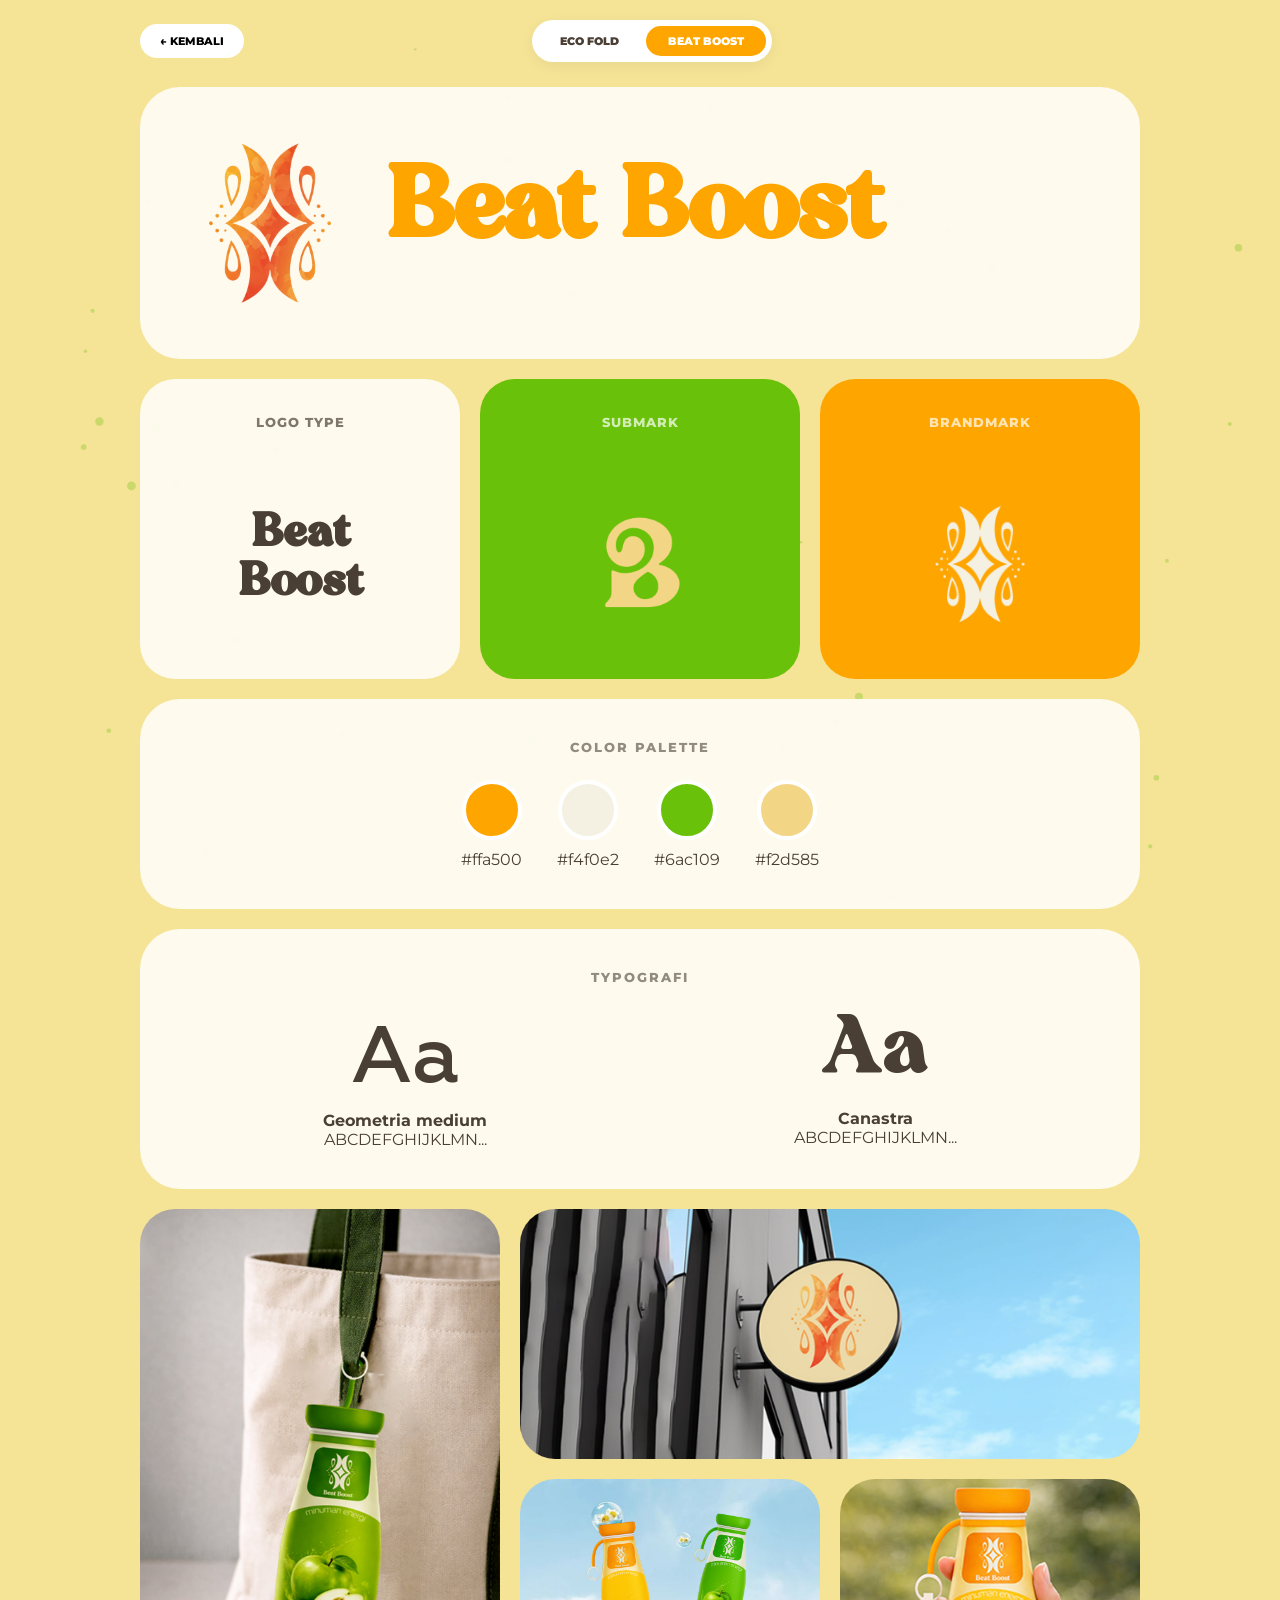
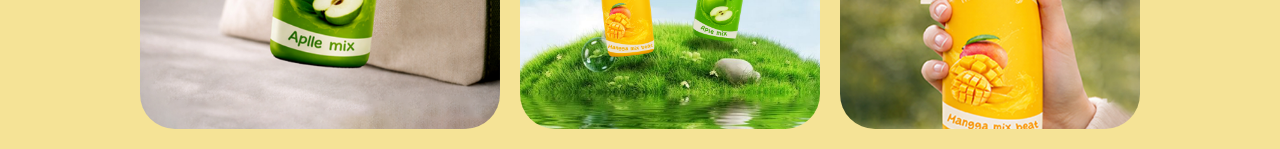
<file: minuman.html>
<!DOCTYPE html>
<html lang="id">
<head>
    <meta charset="UTF-8">
    <meta name="viewport" content="width=device-width, initial-scale=1.0">
    <title>Beat Boost - Branding Detail</title>
    <link rel="stylesheet" href="minuman.css">
    <link href="https://fonts.googleapis.com/css2?family=Montserrat:wght@400;700;900&display=swap" rel="stylesheet">
</head>
<body>
    <canvas id="bg-animation"></canvas>

    <div id="detail-overlay" class="overlay-blur" onclick="closeDetail()"></div>

    <div class="page-wrapper">
        <header class="detail-header">
            <a href="index.html" class="btn-kembali">← KEMBALI</a>
            
            <nav class="nav-pill-wrapper">
                <a href="ecofold.html" class="nav-pill-item">ECO FOLD</a>
                <a href="minuman.html" class="nav-pill-item active">BEAT BOOST</a>
            </nav>

            <div class="header-spacer"></div>
        </header>

        <section class="hero-card reveal">
            <div class="hero-logo-wrapper">
                <img src="image/logo/minuman/logo atas.png" alt="Logo Utama" class="hero-icon">
                <h1 class="main-logo-text">Beat Boost</h1>
            </div>
        </section>

        <section class="logo-grid-top">
            <div class="sub-card reveal" onclick="openDetail(this)">
                <small>LOGO TYPE</small>
                <div class="logo-type-content">
                    <h2 class="logo-type-font">Beat<br>Boost</h2>
                </div>
                <div class="brand-description">
                    <p>Typography utama menggunakan font <strong>Canastra</strong> yang dimodifikasi untuk memberikan kesan retro-modern.</p>
                </div>
            </div>

            <div class="sub-card green reveal" style="transition-delay: 0.1s;" onclick="openDetail(this)">
                <small>SUBMARK</small>
                <div class="img-container">
                    <img src="image/logo/minuman/submark.png" alt="Submark">
                </div>
                <div class="brand-description">
                    <p>Submark ini digunakan untuk elemen dekoratif kecil seperti tutup botol atau stiker merchandise.</p>
                </div>
            </div>

            <div class="sub-card orange reveal" style="transition-delay: 0.2s;" onclick="openDetail(this)">
                <small>BRANDMARK</small>
                <div class="img-container">
                    <img src="image/logo/minuman/logo mark.png" alt="Brandmark">
                </div>
                <div class="brand-description">
                    <p>Logo Mark melambangkan kesegaran yang meledak dan energi instan.</p>
                </div>
            </div>
        </section>

        <section class="palette-card reveal">
            <small class="section-label">COLOR PALETTE</small>
            <div class="colors-wrapper">
                <div class="color-item"><div class="circle" style="background: #ffa500;"></div><span>#ffa500</span></div>
                <div class="color-item"><div class="circle" style="background: #f4f0e2;"></div><span>#f4f0e2</span></div>
                <div class="color-item"><div class="circle" style="background: #6ac109;"></div><span>#6ac109</span></div>
                <div class="color-item"><div class="circle" style="background: #f2d585;"></div><span>#f2d585</span></div>
            </div>
        </section>

        <section class="typo-card reveal">
            <small class="section-label">TYPOGRAFI</small>
            <div class="typo-flex">
                <div class="typo-item font-1">
                    <div class="aa">Aa</div>
                    <div class="font-info"><strong>Geometria medium</strong><p>ABCDEFGHIJKLMN...</p></div>
                </div>
                <div class="typo-item font-2">
                    <div class="aa">Aa</div>
                    <div class="font-info"><strong>Canastra</strong><p>ABCDEFGHIJKLMN...</p></div>
                </div>
            </div>
        </section>

        <section class="mockup-grid">
            <div class="mock-item tall reveal"><img src="image/logo/minuman/mokup 1.jpg" alt="Mockup 1"></div>
            <div class="mock-item wide reveal"><img src="image/logo/minuman/mokup 2.jpg" alt="Mockup 2"></div>
            <div class="mock-item reveal"><img src="image/logo/minuman/produk kemasan.png.jpg" alt="Mockup 3"></div>
            <div class="mock-item reveal"><img src="image/logo/minuman/preview minuman.jpg" alt="Mockup 4"></div>
        </section>
    </div>

    <script src="minuman.js"></script>
</body>
</html>
</file>
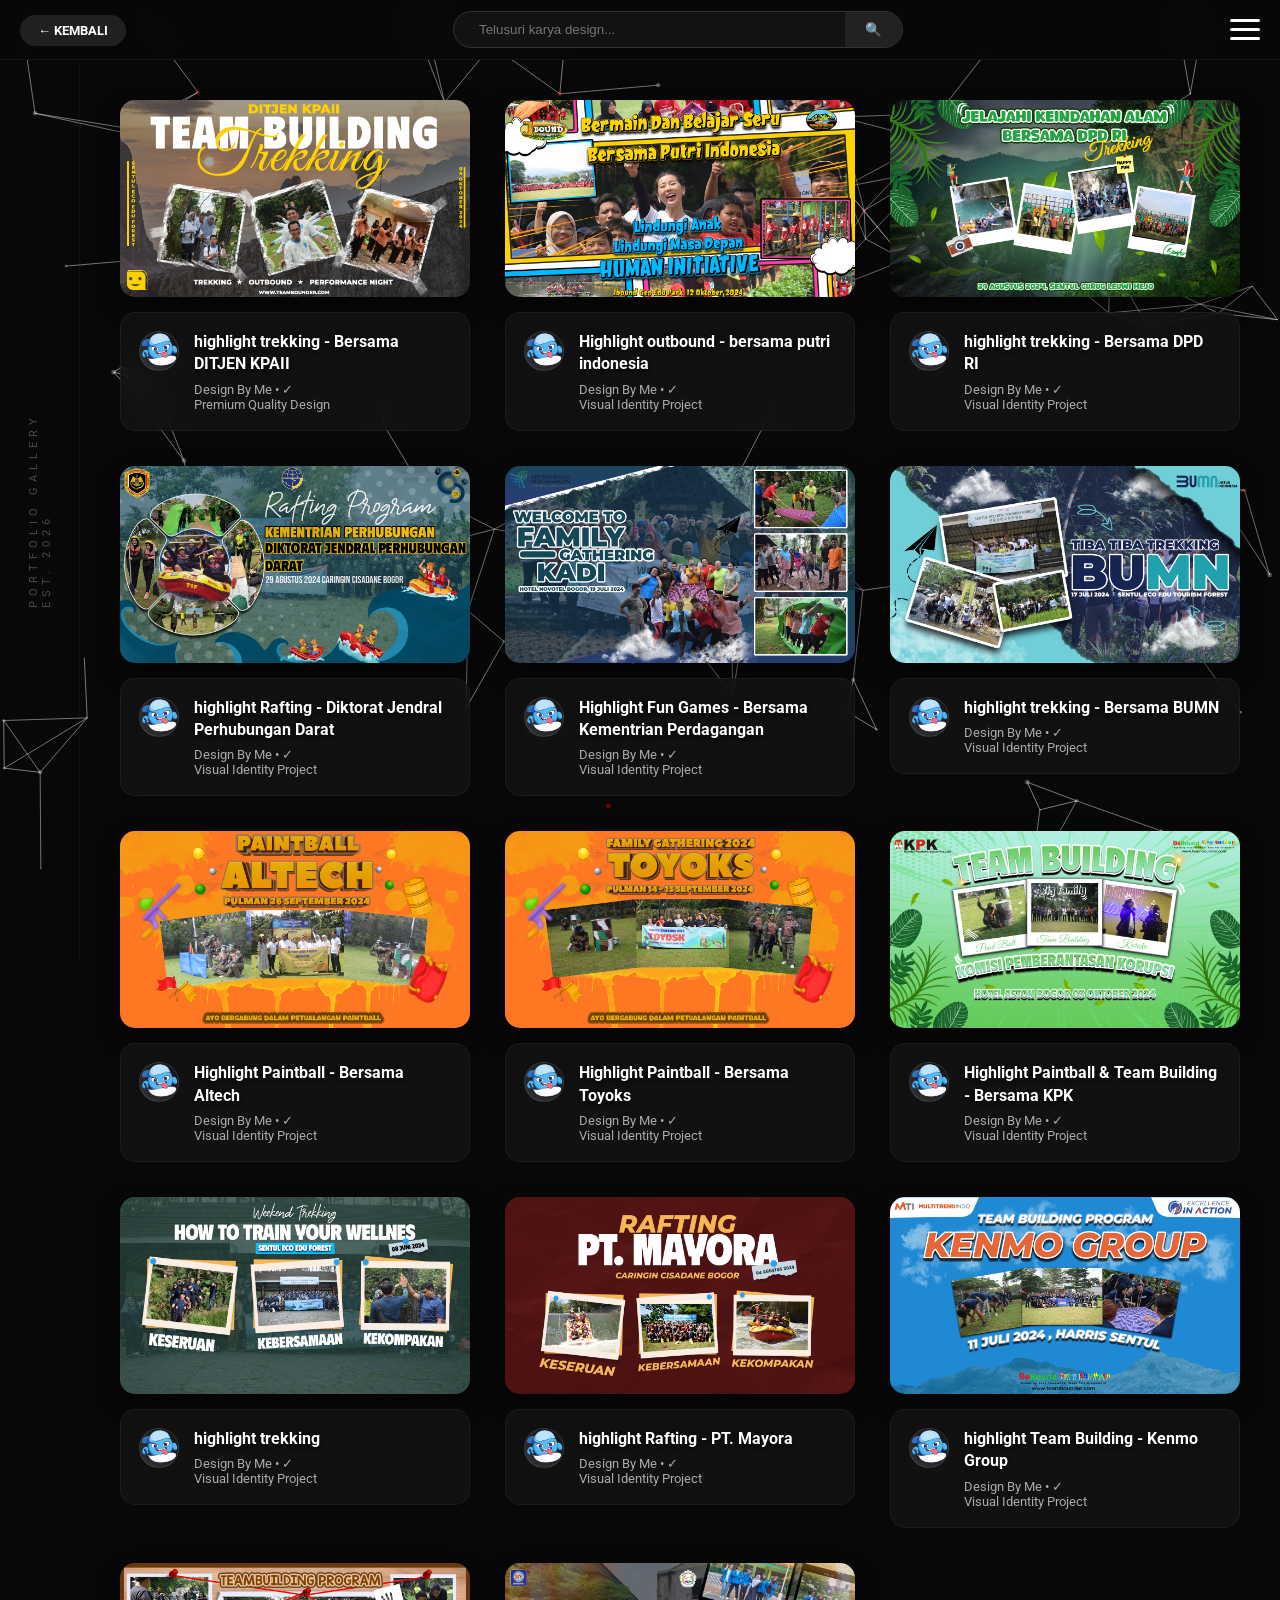
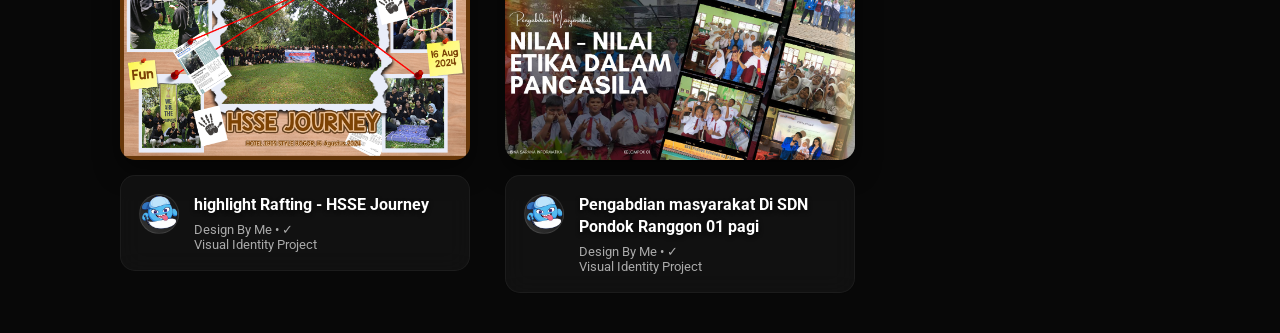
<file: youtube.html>
<!DOCTYPE html>
<html lang="id">
<head>
    <meta charset="UTF-8">
    <meta name="viewport" content="width=device-width, initial-scale=1.0">
    <title>Thumbnail Portfolio - YT Style Pro</title>
    <link rel="stylesheet" href="youtube.css">
    <link href="https://fonts.googleapis.com/css2?family=Roboto:wght@400;500;700&display=swap" rel="stylesheet">
</head>
<body>
    <canvas id="bg-animation"></canvas>

    <header class="yt-header">
        <div class="logo-section">
            <a href="index.html" class="btn-back">← KEMBALI</a>
        </div>
        <div class="search-section">
            <div class="search-box">
                <input type="text" id="searchInput" placeholder="Telusuri karya design...">
                <button class="search-btn" id="searchBtn">🔍</button>
            </div>
        </div>
        <div class="user-section">
            <div class="menu-btn-trigger" id="openMenu">
                <span></span><span></span><span></span>
            </div>
        </div>
    </header>

    <div id="mobile-menu" class="mobile-overlay">
        <div class="overlay-card">
            <ul class="mobile-links">
                <li><a href="PORTOFOLIO.html">HOME</a></li>
                <li><a href="Project.html">PROJECT</a></li>
                <li><a href="About.html">ABOUT ME</a></li>
                <li><a href="contact.html">CONTACT</a></li>
            </ul>
            <div class="close-menu" id="closeBtn">×</div>
        </div>
    </div>

    <div class="main-container">
        <aside class="sidebar">
            <div class="side-info">
                <p>PORTFOLIO GALLERY</p>
                <span>EST. 2026</span>
            </div>
        </aside>

        <main class="content">
            <div class="video-grid" id="videoGrid">
                
                <div class="video-card" data-title="highlight trekking - Bersama DITJEN KPAII">
                    <div class="thumbnail-container">
                        <img src="image/thumbnail/Artboard 1.png" alt="Thumbnail 1">
                    </div>
                    <div class="info-card">
                        <div class="video-info">
                            <div class="channel-icon"><img src="home/LOGO PORTOFOLIO.png" alt="Logo"></div>
                            <div class="text-info">
                                <h3>highlight trekking - Bersama DITJEN KPAII</h3>
                                <p class="channel-name">Design By Me • ✓</p>
                                <p class="stats">Premium Quality Design</p>
                            </div>
                        </div>  
                    </div>
                </div>

                <div class="video-card" data-title="Highlight outbound - bersama putri indonesia">
                    <div class="thumbnail-container">
                        <img src="image/thumbnail/Artboard 2.png" alt="Thumbnail 2">
                    </div>
                    <div class="info-card">
                        <div class="video-info">
                            <div class="channel-icon"><img src="home/LOGO PORTOFOLIO.png" alt="Logo"></div>
                            <div class="text-info">
                                <h3>Highlight outbound - bersama putri indonesia</h3>
                                <p class="channel-name">Design By Me • ✓</p>
                                <p class="stats">Visual Identity Project</p>
                            </div>
                        </div>
                    </div>
                </div>

                <div class="video-card" data-title="highlight trekking - Bersama DPD RI">
                    <div class="thumbnail-container">
                        <img src="image/thumbnail/Artboard 4.png" alt="Thumbnail 3">
                    </div>
                    <div class="info-card">
                        <div class="video-info">
                            <div class="channel-icon"><img src="home/LOGO PORTOFOLIO.png" alt="Logo"></div>
                            <div class="text-info">
                                <h3>highlight trekking - Bersama DPD RI</h3>
                                <p class="channel-name">Design By Me • ✓</p>
                                <p class="stats">Visual Identity Project</p>
                            </div>
                        </div>
                    </div>
                </div>
                
                <div class="video-card" data-title="highlight Rafting - Diktorat Jendral Perhubungan Darat">
                    <div class="thumbnail-container">
                        <img src="image/thumbnail/THUMBNAIL 5.jpg" alt="Thumbnail 4">
                    </div>
                    <div class="info-card">
                        <div class="video-info">
                            <div class="channel-icon"><img src="home/LOGO PORTOFOLIO.png" alt="Logo"></div>
                            <div class="text-info">
                                <h3>highlight Rafting - Diktorat Jendral Perhubungan Darat</h3>
                                <p class="channel-name">Design By Me • ✓</p>
                                <p class="stats">Visual Identity Project</p>
                            </div>
                        </div>
                    </div>
                </div>

                <div class="video-card" data-title="Highlight Fun Games - Bersama Kementrian Perdagangan">
                    <div class="thumbnail-container">
                        <img src="image/thumbnail/THUMBNAIL 4.jpg" alt="Thumbnail 5">
                    </div>
                    <div class="info-card">
                        <div class="video-info">
                            <div class="channel-icon"><img src="home/LOGO PORTOFOLIO.png" alt="Logo"></div>
                            <div class="text-info">
                                <h3>Highlight Fun Games - Bersama Kementrian Perdagangan</h3>
                                <p class="channel-name">Design By Me • ✓</p>
                                <p class="stats">Visual Identity Project</p>
                            </div>
                        </div>
                    </div>
                </div>

                <div class="video-card" data-title="highlight trekking - Bersama BUMN">
                    <div class="thumbnail-container">
                        <img src="image/thumbnail/THUMBNAIL 3.jpg" alt="Thumbnail 6">
                    </div>
                    <div class="info-card">
                        <div class="video-info">
                            <div class="channel-icon"><img src="home/LOGO PORTOFOLIO.png" alt="Logo"></div>
                            <div class="text-info">
                                <h3>highlight trekking - Bersama BUMN</h3>
                                <p class="channel-name">Design By Me • ✓</p>
                                <p class="stats">Visual Identity Project</p>
                            </div>
                        </div>
                    </div>
                </div>

                <div class="video-card" data-title="Highlight Paintball - Bersama Altech">
                    <div class="thumbnail-container">
                        <img src="image/thumbnail/ALTECH.png" alt="Thumbnail 7">
                    </div>
                    <div class="info-card">
                        <div class="video-info">
                            <div class="channel-icon"><img src="home/LOGO PORTOFOLIO.png" alt="Logo"></div>
                            <div class="text-info">
                                <h3>Highlight Paintball - Bersama Altech</h3>
                                <p class="channel-name">Design By Me • ✓</p>
                                <p class="stats">Visual Identity Project</p>
                            </div>
                        </div>
                    </div>
                </div>

                <div class="video-card" data-title="Highlight Paintball - Bersama Toyoks">
                    <div class="thumbnail-container">
                        <img src="image/thumbnail/toyoks.png" alt="Thumbnail 8">
                    </div>
                    <div class="info-card">
                        <div class="video-info">
                            <div class="channel-icon"><img src="home/LOGO PORTOFOLIO.png" alt="Logo"></div>
                            <div class="text-info">
                                <h3>Highlight Paintball - Bersama Toyoks</h3>
                                <p class="channel-name">Design By Me • ✓</p>
                                <p class="stats">Visual Identity Project</p>
                            </div>
                        </div>
                    </div>
                </div>

                <div class="video-card" data-title="Highlight Paintball & Team Building - Bersama KPK">
                    <div class="thumbnail-container">
                        <img src="image/thumbnail/Thumbnail KPK.jpg" alt="Thumbnail 9">
                    </div>
                    <div class="info-card">
                        <div class="video-info">
                            <div class="channel-icon"><img src="home/LOGO PORTOFOLIO.png" alt="Logo"></div>
                            <div class="text-info">
                                <h3>Highlight Paintball & Team Building - Bersama KPK</h3>
                                <p class="channel-name">Design By Me • ✓</p>
                                <p class="stats">Visual Identity Project</p>
                            </div>
                        </div>
                    </div>
                </div>

                <div class="video-card" data-title="highlight trekking">
                    <div class="thumbnail-container">
                        <img src="image/thumbnail/THUMNAIL .jpg" alt="Thumbnail 10">
                    </div>
                    <div class="info-card">
                        <div class="video-info">
                            <div class="channel-icon"><img src="home/LOGO PORTOFOLIO.png" alt="Logo"></div>
                            <div class="text-info">
                                <h3>highlight trekking</h3>
                                <p class="channel-name">Design By Me • ✓</p>
                                <p class="stats">Visual Identity Project</p>
                            </div>
                        </div>
                    </div>
                </div>

                <div class="video-card" data-title="highlight Rafting - PT. Mayora">
                    <div class="thumbnail-container">
                        <img src="image/thumbnail/8738796.jpg" alt="Thumbnail 11">
                    </div>
                    <div class="info-card">
                        <div class="video-info">
                            <div class="channel-icon"><img src="home/LOGO PORTOFOLIO.png" alt="Logo"></div>
                            <div class="text-info">
                                <h3>highlight Rafting - PT. Mayora</h3>
                                <p class="channel-name">Design By Me • ✓</p>
                                <p class="stats">Visual Identity Project</p>
                            </div>
                        </div>
                    </div>
                </div>

                <div class="video-card" data-title="highlight Team Building - Kenmo Group">
                    <div class="thumbnail-container">
                        <img src="image/thumbnail/THUMBNAIL.jpg" alt="Thumbnail 12">
                    </div>
                    <div class="info-card">
                        <div class="video-info">
                            <div class="channel-icon"><img src="home/LOGO PORTOFOLIO.png" alt="Logo"></div>
                            <div class="text-info">
                                <h3>highlight Team Building - Kenmo Group</h3>
                                <p class="channel-name">Design By Me • ✓</p>
                                <p class="stats">Visual Identity Project</p>
                            </div>
                        </div>
                    </div>
                </div>

                <div class="video-card" data-title="highlight Rafting - HSSE Journey">
                    <div class="thumbnail-container">
                        <img src="image/thumbnail/THUMBNAIL 6.jpg" alt="Thumbnail 13">
                    </div>
                    <div class="info-card">
                        <div class="video-info">
                            <div class="channel-icon"><img src="home/LOGO PORTOFOLIO.png" alt="Logo"></div>
                            <div class="text-info">
                                <h3>highlight Rafting - HSSE Journey</h3>
                                <p class="channel-name">Design By Me • ✓</p>
                                <p class="stats">Visual Identity Project</p>
                            </div>
                        </div>
                    </div>
                </div>

                <div class="video-card" data-title="Pengabdian masyarakat Di SDN Pondok Ranggon 01 pagi">
                    <div class="thumbnail-container">
                        <img src="image/thumbnail/Pengabdian Masyarakat (2).jpg" alt="Thumbnail 12">
                    </div>
                    <div class="info-card">
                        <div class="video-info">
                            <div class="channel-icon"><img src="home/LOGO PORTOFOLIO.png" alt="Logo"></div>
                            <div class="text-info">
                                <h3>Pengabdian masyarakat Di SDN Pondok Ranggon 01 pagi</h3>
                                <p class="channel-name">Design By Me • ✓</p>
                                <p class="stats">Visual Identity Project</p>
                            </div>
                        </div>
                    </div>
                </div>


            </div>
        </main>
    </div>

    <script src="youtube.js"></script>
</body>
</html>
</file>
<file: minuman.css>
/* =========================================
   FONT DEKLARASI
   ========================================= */
@font-face { 
    font-family: 'Geometria-medium'; 
    src: url('font/Geometria-Medium.ttf'); 
}
@font-face { 
    font-family: 'Canastra'; 
    src: url('font/Canastra-Regular.ttf'); 
}

/* =========================================
   VARIABLES & GLOBAL RESET
   ========================================= */
:root {
    --bg-creme: #f5e396;
    --card-white: rgba(254, 252, 243, 0.95);
    --orange: #ffa500;
    --green: #6ac109;
    --text: #4a3f35;
}

* { margin: 0; padding: 0; box-sizing: border-box; }

body { 
    background-color: var(--bg-creme); 
    font-family: 'Montserrat', sans-serif; 
    color: var(--text); 
    padding: 20px; 
    overflow-x: hidden; 
}

#bg-animation { position: fixed; top: 0; left: 0; width: 100%; height: 100%; z-index: -1; }

.page-wrapper { max-width: 1000px; margin: 0 auto; position: relative; }

/* =========================================
   HEADER & NAVIGATION PILL
   ========================================= */
.detail-header { 
    display: flex; 
    justify-content: space-between; 
    align-items: center; 
    margin-bottom: 25px; 
}

.btn-kembali { 
    background: white; 
    padding: 10px 20px; 
    border-radius: 50px; 
    text-decoration: none; 
    color: black; 
    font-weight: 800; 
    font-size: 11px; 
    transition: 0.3s; 
}

.nav-pill-wrapper { 
    background: white; 
    padding: 6px; 
    border-radius: 50px; 
    display: flex; 
    gap: 5px; 
    box-shadow: 0 4px 15px rgba(0,0,0,0.05); 
}

.nav-pill-item { 
    text-decoration: none; 
    padding: 8px 22px; 
    border-radius: 50px; 
    font-size: 11px; 
    font-weight: 900; 
    color: var(--text); 
    transition: 0.3s; 
    text-transform: uppercase; 
}

.nav-pill-item.active { background: var(--orange); color: white; }

.header-spacer { width: 80px; }

/* =========================================
   HERO CARD
   ========================================= */
.hero-card { 
    background: var(--card-white); 
    min-height: 200px; 
    border-radius: 40px; 
    display: flex; 
    align-items: center; 
    padding: 40px 60px; 
    margin-bottom: 20px; 
}

.hero-logo-wrapper { display: flex; align-items: center; gap: 45px; flex-wrap: wrap; }

.hero-icon { 
    width: 140px; 
    height: auto; 
    object-fit: contain; 
}

.main-logo-text { 
    font-family: 'Canastra', serif; 
    font-size: clamp(3rem, 10vw, 6rem); 
    color: var(--orange); 
    line-height: 1;
}

/* =========================================
   LOGO GRID
   ========================================= */
.logo-grid-top { 
    display: grid; 
    grid-template-columns: repeat(3, 1fr); 
    gap: 20px; 
    margin-bottom: 20px; 
}

.sub-card { 
    background: var(--card-white); 
    padding: 35px; 
    border-radius: 35px; 
    text-align: center; 
    cursor: pointer; 
    transition: 0.4s; 
    min-height: 300px; 
    display: flex; 
    flex-direction: column; 
    justify-content: space-between; 
    align-items: center;
    overflow: hidden;
    position: relative;
}

.sub-card small {
    display: block;
    font-weight: 800;
    letter-spacing: 1px;
    margin-bottom: 15px;
    opacity: 0.7;
    text-transform: uppercase;
}

.img-container, .logo-type-content { 
    width: 100%; 
    height: 140px; 
    display: flex; 
    justify-content: center; 
    align-items: center; 
    margin: 10px 0;
}

.img-container img { 
    max-width: 90%; 
    max-height: 100%; 
    object-fit: contain; 
}

.logo-type-font { 
    font-family: 'Canastra', serif; 
    font-size: 2.8rem; 
    line-height: 1.1; 
    color: var(--text); 
}

.sub-card.green { background: var(--green); color: white; }
.sub-card.orange { background: var(--orange); color: white; }

/* =========================================
   MODAL EXPANDED FIX (ANTI KEBABLASAN)
   ========================================= */
.sub-card.expanded { 
    position: fixed !important; 
    top: 50% !important; 
    left: 50% !important; 
    transform: translate(-50%, -50%) scale(1) !important; 
    width: 90% !important; 
    max-width: 450px !important; 
    height: auto !important;
    max-height: 90vh !important; /* Tinggi maksimal biar gak kebablasan keluar layar */
    overflow-y: auto !important; /* Biar bisa di-scroll kalo teks kepanjangan */
    z-index: 3001; 
    padding: 40px 30px !important; 
    box-shadow: 0 30px 60px rgba(0,0,0,0.4);
    border-radius: 40px !important;
}

.brand-description { 
    display: none; 
    margin-top: 25px; 
    font-size: 1rem; 
    line-height: 1.6;
    background: rgba(255, 255, 255, 0.2); 
    padding: 15px;
    border-radius: 20px;
}

.sub-card.expanded .brand-description { 
    display: block; 
}

/* =========================================
   OVERLAY
   ========================================= */
.overlay-blur { 
    position: fixed; 
    top: 0; left: 0; width: 100%; height: 100%; 
    background: rgba(0,0,0,0.6); 
    backdrop-filter: blur(12px); 
    z-index: 3000; 
    opacity: 0; visibility: hidden; transition: 0.3s; 
}
.overlay-blur.active { opacity: 1; visibility: visible; }

/* =========================================
   TYPOGRAPHY & PALETTE
   ========================================= */
.typo-card, .palette-card { 
    background: var(--card-white); 
    padding: 40px; 
    border-radius: 40px; 
    margin-bottom: 20px; 
    text-align: center;
}

.section-label { font-weight: 800; letter-spacing: 2px; opacity: 0.6; display: block; margin-bottom: 25px; }

.colors-wrapper { display: flex; justify-content: center; gap: 35px; flex-wrap: wrap; }
.color-item { display: flex; flex-direction: column; align-items: center; gap: 10px; }
.circle { width: 60px; height: 60px; border-radius: 50%; border: 4px solid white; }

.typo-flex { display: flex; justify-content: space-around; align-items: center; gap: 20px; flex-wrap: wrap; }
.font-1 .aa, .font-2 .aa { font-size: 5rem; }
.font-1 .aa { font-family: 'Geometria-medium', sans-serif; }
.font-2 .aa { font-family: 'Canastra', serif; }

/* MOCKUP */
.mockup-grid { display: grid; grid-template-columns: 1.2fr 1fr 1fr; gap: 20px; }
.mock-item { border-radius: 35px; overflow: hidden; height: 250px; }
.mock-item img { width: 100%; height: 100%; object-fit: cover; }
.mock-item.tall { grid-row: span 2; height: 520px; }
.mock-item.wide { grid-column: span 2; }

/* REVEAL */
.reveal { opacity: 0; transform: translateY(30px); transition: 0.6s ease-out; }
.reveal.active { opacity: 1; transform: translateY(0); }
/* =========================================
/* =========================================
   RESPONSIVE MODE (TABLET & HP) - FINAL FIX
   ========================================= */

/* 1. TABLET MODE (max-width: 1024px) */
@media (max-width: 1024px) {
    .logo-grid-top { 
        grid-template-columns: repeat(2, 1fr) !important; 
    }

    .mockup-grid { 
        grid-template-columns: 1fr 1fr !important; 
    }

    .mock-item.tall { 
        height: 400px !important; 
    }
}

@media (max-width: 768px) {
    body { padding: 10px; }

    /* 1. FIX NAVIGASI: Tombol Kembali di Atas, Navbar di Bawah (Center) */
    .detail-header {
        display: flex !important;
        flex-direction: column !important; /* Paksa tumpuk atas-bawah */
        align-items: center !important;    /* Semua rata tengah */
        justify-content: center !important;
        gap: 15px !important;              /* Jarak antara Kembali dan Navbar */
        margin-bottom: 25px !important;
    }

    .btn-kembali {
        padding: 8px 20px !important;
        font-size: 10px !important;
        white-space: nowrap !important;
        width: fit-content !important;     /* Biar gak selebar layar */
    }

    .nav-pill-wrapper {
        display: flex !important;
        flex-direction: row !important;    /* Eco Fold & Beat Boost tetap kiri-kanan */
        flex-wrap: nowrap !important;
        padding: 4px !important;
        gap: 8px !important;
        width: fit-content !important;
        margin: 0 auto !important;
        background: #fff !important;       /* Opsional: biar kelihatan menyatu */
        border-radius: 50px !important;
    }

    /* Teks Navbar Jadi Atas-Bawah Rapi */
    .nav-pill-item {
        display: flex !important;
        flex-direction: column !important; /* Paksa teks numpuk vertikal */
        align-items: center !important;
        justify-content: center !important;
        padding: 13px 25px !important;
        font-size: 13px !important;
        line-height: 1.1 !important;
        text-align: center !important;
        white-space: normal !important;    /* Izinkan teks turun baris */
        min-width: 70px !important;        /* Biar ukuran tombol seragam */
    }

    .header-spacer { display: none !important; }

    /* 2. FIX HERO CARD: Logo Sejajar Horizontal */
    .hero-card { 
        padding: 20px 15px !important; 
        height: auto !important; 
        min-height: unset !important;
    }

    .hero-logo-wrapper { 
        display: flex !important;
        flex-direction: row !important; 
        align-items: center !important; 
        justify-content: center !important;
        gap: 12px !important;
        width: 100% !important;
    }

    .hero-icon { 
        width: 50px !important; 
        height: auto !important; 
    }

    .main-logo-text { 
        font-size: 1.8rem !important; 
        text-align: left !important;
    }

    /* 3. LOGO GRID 3 KOLOM HORIZONTAL */
    .logo-grid-top { 
        display: grid !important; 
        grid-template-columns: repeat(3, 1fr) !important; 
        gap: 10px !important; 
        margin-bottom: 15px !important;
        width: 100% !important;
        align-items: stretch !important; /* Biar tinggi kotak sama rata */
    }

    .sub-card { 
        min-height: unset !important; 
        height: auto !important;
        padding: 12px 8px !important; 
        border-radius: 15px !important; 
        justify-content: flex-start !important; 
        width: 100% !important;
    }

    .img-container, .logo-type-content { 
        height: 60px !important; 
        margin: 5px 0 !important;
    }

    .img-container img { 
        max-width: 85% !important; 
    }

    .logo-type-font { 
        font-size: 0.9rem !important; 
    }

    .sub-card small { 
        font-size: 0.65rem !important; 
        margin-bottom: 5px !important;
    }

    /* 4. FIX MOCKUP GRID: Portrait (1 & 4) vs Landscape */
    .mockup-grid { 
        grid-template-columns: 1fr !important; 
        gap: 15px !important;
    }

    .mock-item, .mock-item.tall, .mock-item.wide { 
        grid-column: span 1 !important;
        grid-row: span 1 !important;
        height: 220px !important; 
        border-radius: 25px !important;
    }

    /* KHUSUS FOTO 1 & 4 JADI PORTRAIT */
    .mockup-grid .mock-item:nth-child(1),
    .mockup-grid .mock-item:nth-child(4) {
        height: 480px !important; 
    }

    .mock-item img {
        width: 100%;
        height: 100%;
        object-fit: cover !important; 
    }

    /* 5. FIX TYPOGRAFI & PALETTE */
    .colors-wrapper { gap: 10px !important; }
    .circle { width: 40px !important; height: 40px !important; }
    
    .typo-flex { 
        flex-direction: column !important; 
        gap: 25px !important; 
    }
    
    .font-1 .aa, .font-2 .aa { 
        font-size: 3rem !important; 
    }
}
</file>
<file: youtube.css>
:root {
    --bg-dark: #080808;
    --card-bg: rgba(20, 20, 20, 0.75);
    --text-white: #f1f1f1;
    --text-gray: #aaa;
    --accent: #ff0000;
}

* { margin: 0; padding: 0; box-sizing: border-box; }

body {
    background-color: var(--bg-dark);
    font-family: 'Roboto', sans-serif;
    color: var(--text-white);
    overflow-x: hidden;
    width: 100%;
}

#bg-animation {
    position: fixed;
    top: 0; left: 0;
    width: 100%; height: 100%;
    z-index: -1;
}

.yt-header {
    position: fixed;
    top: 0; width: 100%; height: 60px;
    background: rgba(8, 8, 8, 0.9);
    backdrop-filter: blur(12px);
    display: flex; justify-content: space-between; align-items: center;
    padding: 0 20px; z-index: 1000;
    border-bottom: 1px solid rgba(255,255,255,0.05);
}

.btn-back {
    color: white; text-decoration: none; font-weight: bold;
    font-size: 13px; background: rgba(255,255,255,0.1); padding: 8px 18px;
    border-radius: 50px; transition: 0.3s;
}
.btn-back:hover { background: var(--accent); transform: scale(1.05); }

.search-box { 
    display: flex; align-items: center; 
    background: #121212; border: 1px solid #333; 
    border-radius: 40px; width: 450px; padding-left: 15px; 
}
.search-box input { background: transparent; border: none; color: white; padding: 10px; width: 100%; outline: none; }
.search-btn { background: #222; border: none; padding: 10px 20px; border-radius: 0 40px 40px 0; cursor: pointer; color: white; }

.menu-btn-trigger { width: 30px; cursor: pointer; display: flex; flex-direction: column; gap: 6px; }
.menu-btn-trigger span { width: 100%; height: 3px; background: white; border-radius: 2px; }

.mobile-overlay {
    position: fixed; top: 0; left: 0; width: 100%; height: 100%;
    background: rgba(0, 0, 0, 0.9); backdrop-filter: blur(25px);
    z-index: 2000; display: flex; align-items: center; justify-content: center;
    visibility: hidden; opacity: 0; transition: 0.5s cubic-bezier(0.77, 0, 0.175, 1);
}
.mobile-overlay.active { visibility: visible; opacity: 1; }
.mobile-links li { list-style: none; margin: 30px 0; text-align: center; }
.mobile-links a { font-size: 3rem; font-weight: 900; text-decoration: none; color: white; transition: 0.3s; }
.mobile-links a:hover { color: var(--accent); text-shadow: 0 0 20px var(--accent); }
.close-menu { font-size: 4rem; cursor: pointer; color: white; margin-top: 30px; text-align: center; }

.main-container { display: flex; margin-top: 60px; min-height: 100vh; }

.sidebar { 
    width: 80px; height: 100vh; position: fixed; 
    display: flex; align-items: center; justify-content: center; 
    border-right: 1px solid rgba(255,255,255,0.03); 
}
.side-info { transform: rotate(-90deg); white-space: nowrap; color: var(--text-gray); font-size: 11px; letter-spacing: 5px; opacity: 0.4; }

.content { 
    margin-left: 80px; 
    padding: 40px; 
    width: calc(100% - 80px);
}

.video-grid { 
    display: grid; 
    grid-template-columns: repeat(auto-fill, minmax(280px, 1fr)); 
    gap: 35px; 
    width: 100%;
}

.video-card { 
    display: flex; flex-direction: column; 
    gap: 15px; 
    transition: 0.3s ease;
}

.video-card.hidden { display: none; }

.thumbnail-container { 
    width: 100%; aspect-ratio: 16/9; 
    background: #1a1a1a; border-radius: 15px; 
    overflow: hidden; box-shadow: 0 10px 25px rgba(0,0,0,0.5); 
}
.thumbnail-container img { width: 100%; height: 100%; object-fit: cover; transition: 0.6s cubic-bezier(0.165, 0.84, 0.44, 1); }

.info-card {
    background: var(--card-bg);
    backdrop-filter: blur(12px);
    padding: 18px;
    border-radius: 15px;
    border: 1px solid rgba(255, 255, 255, 0.05);
    transition: 0.3s ease;
}

.video-card:hover .thumbnail-container img { transform: scale(1.1); }
.video-card:hover .info-card { background: rgba(45, 45, 45, 0.9); border-color: var(--accent); }
.video-card:hover { transform: translateY(-5px); }

.video-info { display: flex; gap: 15px; }

/* REVISI LOGO PROFIL BULAT */
.channel-icon { 
    width: 40px; 
    height: 40px; 
    background: linear-gradient(45deg, #333, #111); 
    border-radius: 50%; 
    flex-shrink: 0; 
    border: 1px solid rgba(255,255,255,0.1); 
    overflow: hidden; /* Biar logo gak luber */
    display: flex;
    align-items: center;
    justify-content: center;
}

.channel-icon img {
    width: 100%;
    height: 100%;
    object-fit: cover; /* Biar logo anti gepeng */
}

.text-info h3 { font-size: 16px; margin-bottom: 6px; color: #fff; text-shadow: 0 2px 4px rgba(0,0,0,0.5); line-height: 1.4; }
.text-info p { font-size: 13px; color: var(--text-gray); }

/* =========================================
   RESPONSIVE MODE: YOUTUBE STYLE PRO
   ========================================= */

/* =========================================
   RESPONSIVE MODE: YOUTUBE STYLE (3 KOLOM HEADER)
   ========================================= */

@media (max-width: 768px) {
    /* 1. HEADER: Paksa Jajar 3 Horizontal */
    .yt-header {
        height: 56px; /* Tinggi standar YT Mobile */
        padding: 0 8px !important; /* Persempit padding samping */
        display: grid !important;
        grid-template-columns: auto 1fr auto !important; /* Kiri-Tengah-Kanan */
        align-items: center;
        gap: 8px;
    }

    /* Bagian Kiri (Tombol Kembali) */
    .logo-section {
        display: flex;
        align-items: center;
    }

    .btn-back {
        padding: 6px 10px !important;
        font-size: 10px !important; /* Perkecil font */
        white-space: nowrap;
    }

    /* Bagian Tengah (Pencarian) */
    .search-section {
        display: flex !important; /* Tampilkan lagi */
        justify-content: center;
        width: 100%;
    }

    .search-box {
        width: 100% !important; /* Ikut sisa ruang */
        max-width: 180px; /* Batasi biar gak terlalu lebar */
        height: 32px; /* Lebih pendek */
        padding-left: 10px !important;
    }

    .search-box input {
        font-size: 11px !important;
        padding: 5px !important;
    }

    .search-btn {
        padding: 5px 10px !important;
        font-size: 12px;
    }

    /* Bagian Kanan (Menu) */
    .user-section {
        display: flex;
        justify-content: flex-end;
    }

    .menu-btn-trigger {
        width: 24px !important;
        gap: 4px !important;
    }
    
    .menu-btn-trigger span {
        height: 2px !important;
    }

    /* 2. CONTENT ADJUSTMENT */
    .main-container {
        margin-top: 56px;
    }

    .content {
        margin-left: 0 !important;
        padding: 15px !important;
        width: 100% !important;
    }

    /* Video Grid tetap 1 kolom biar enak di-scroll */
    .video-grid {
        grid-template-columns: 1fr !important;
        gap: 20px !important;
    }

    .text-info h3 {
        font-size: 14px !important;
    }

    /* Sidebar tetep ilang karena makan tempat banget di HP */
    .sidebar {
        display: none !important;
    }
}
</file>
